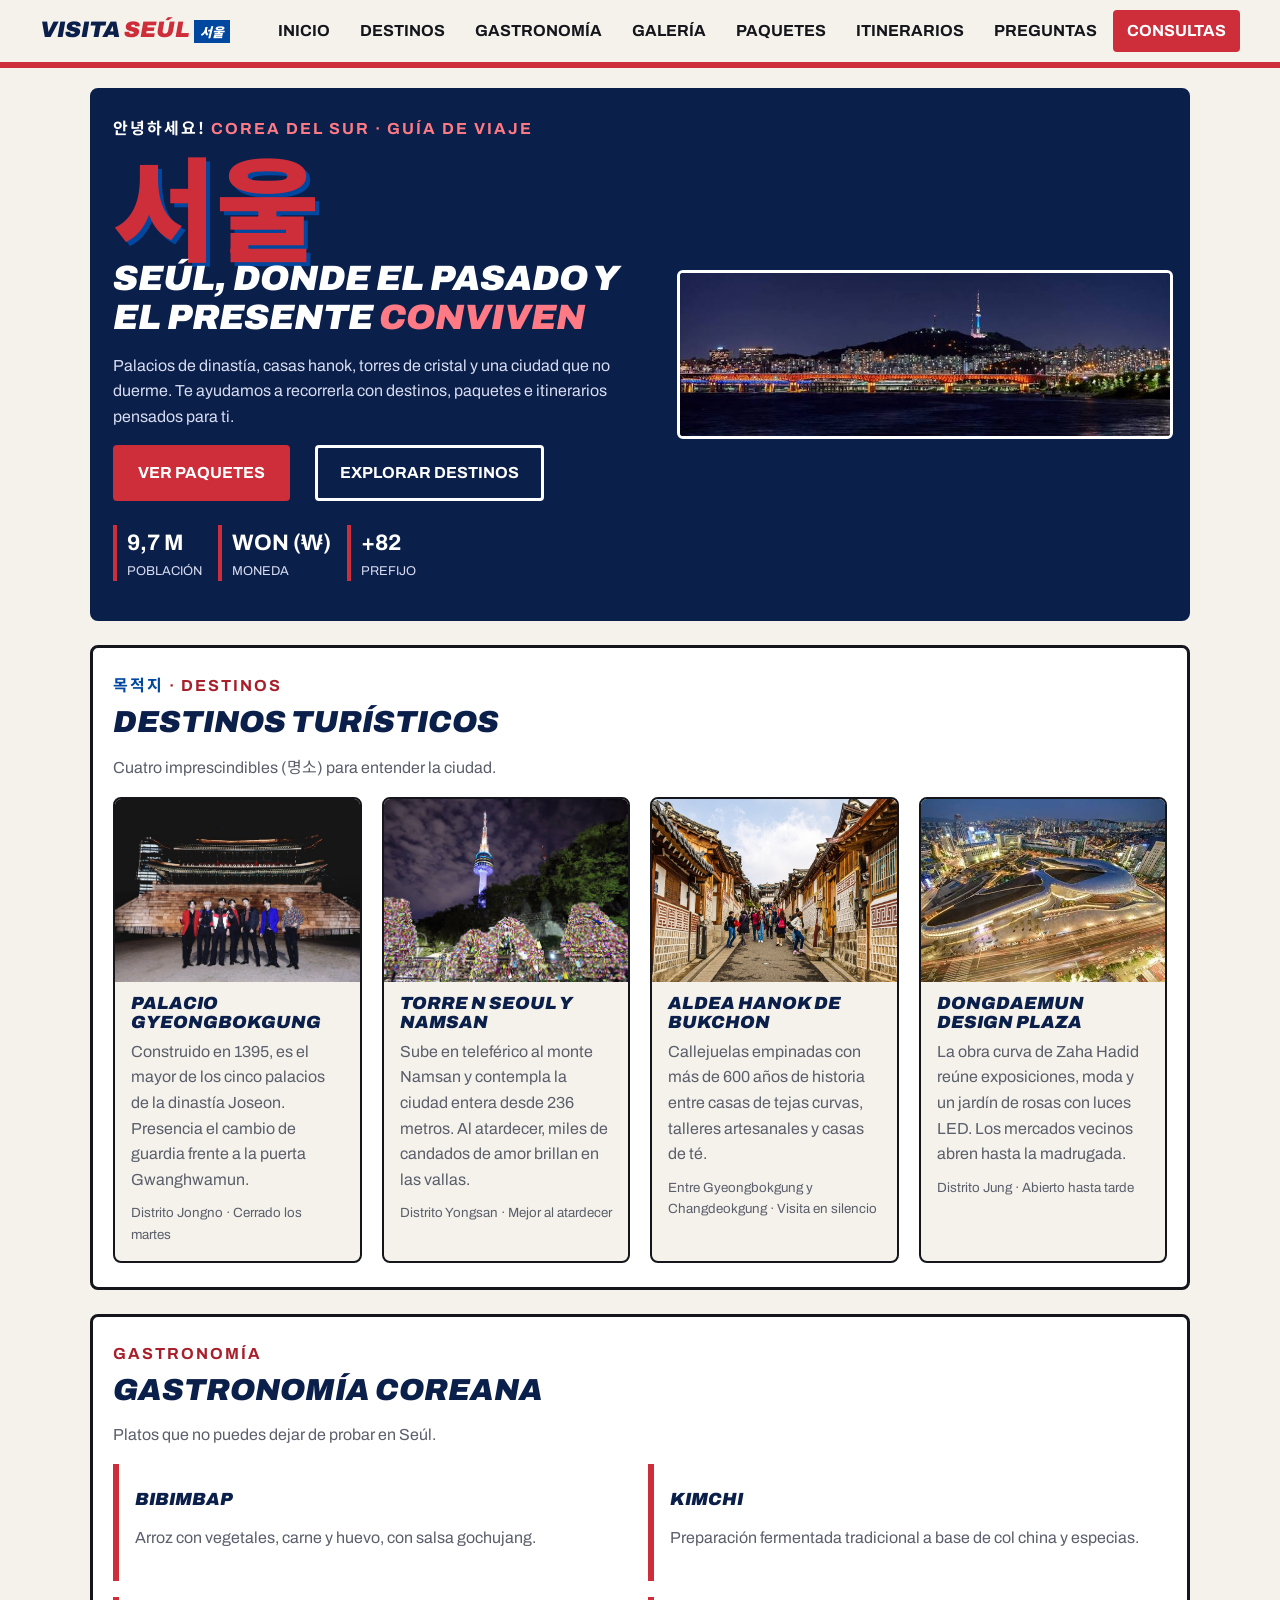
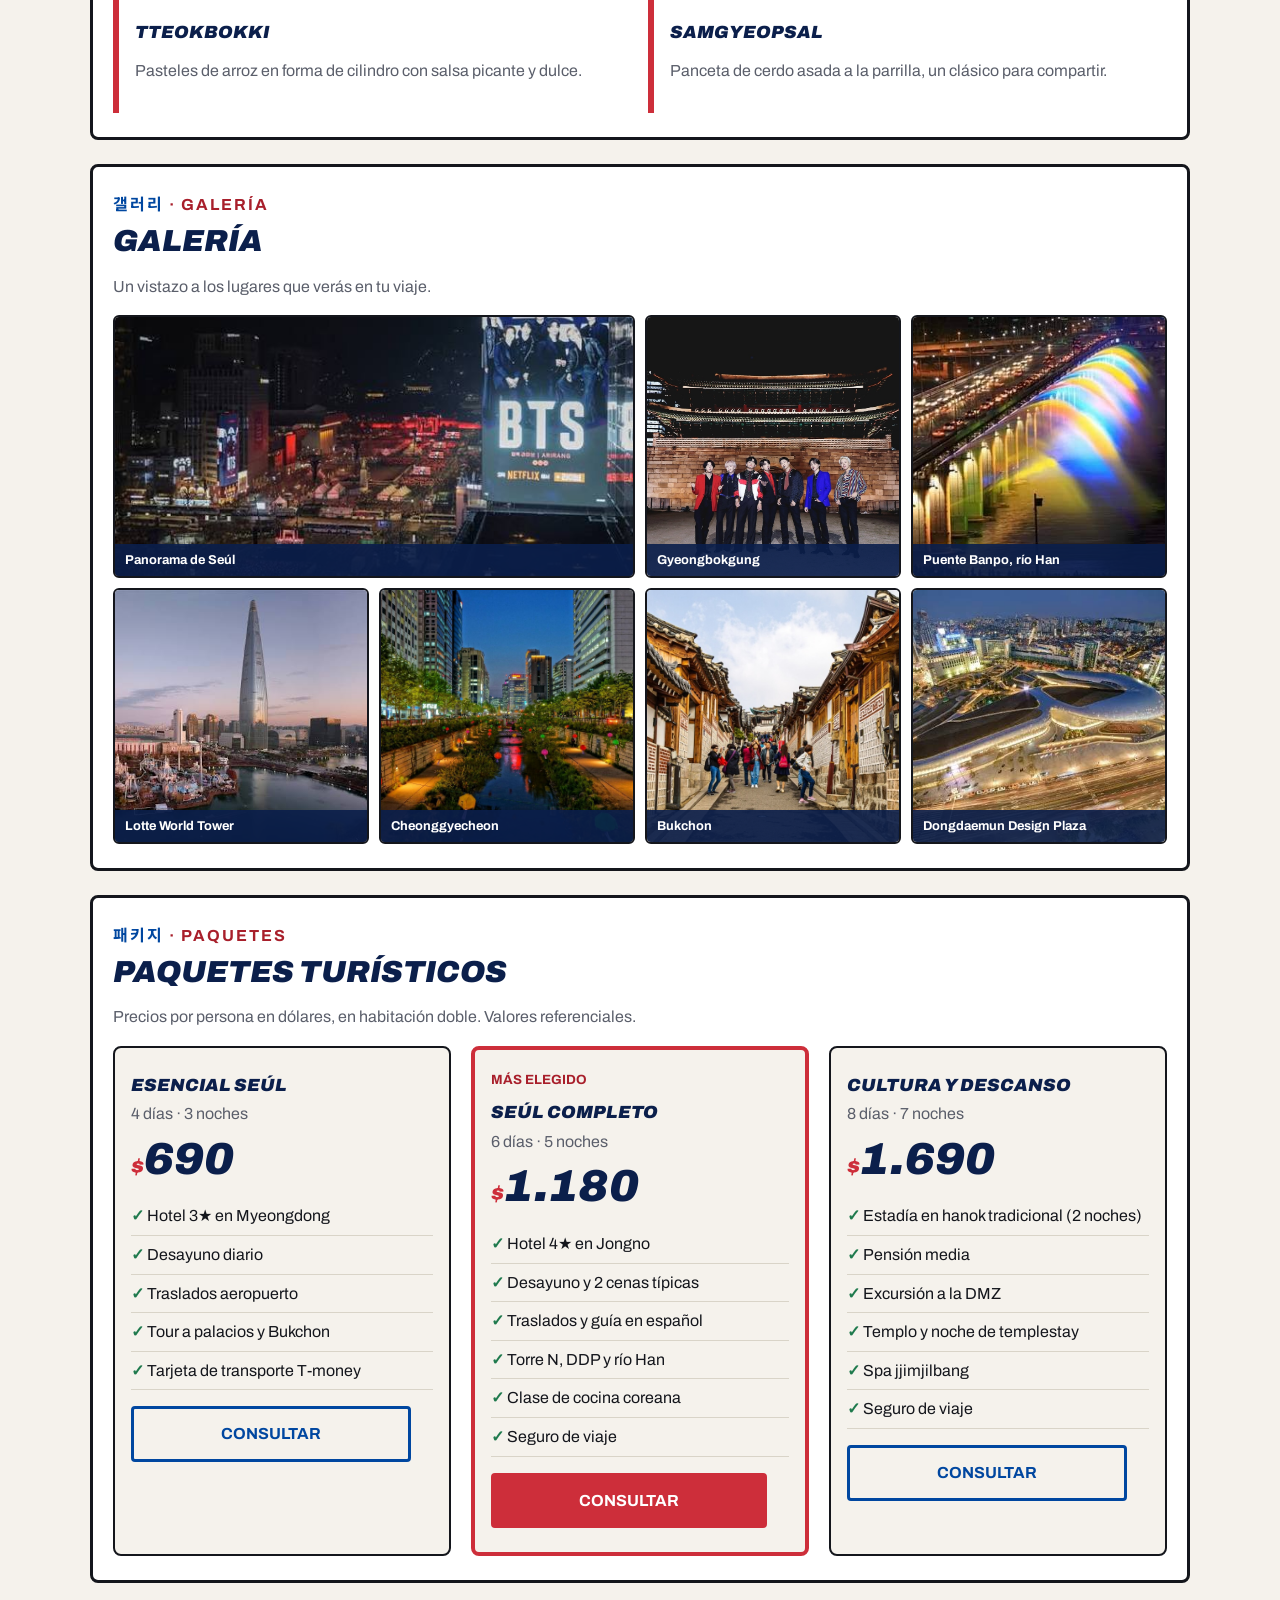
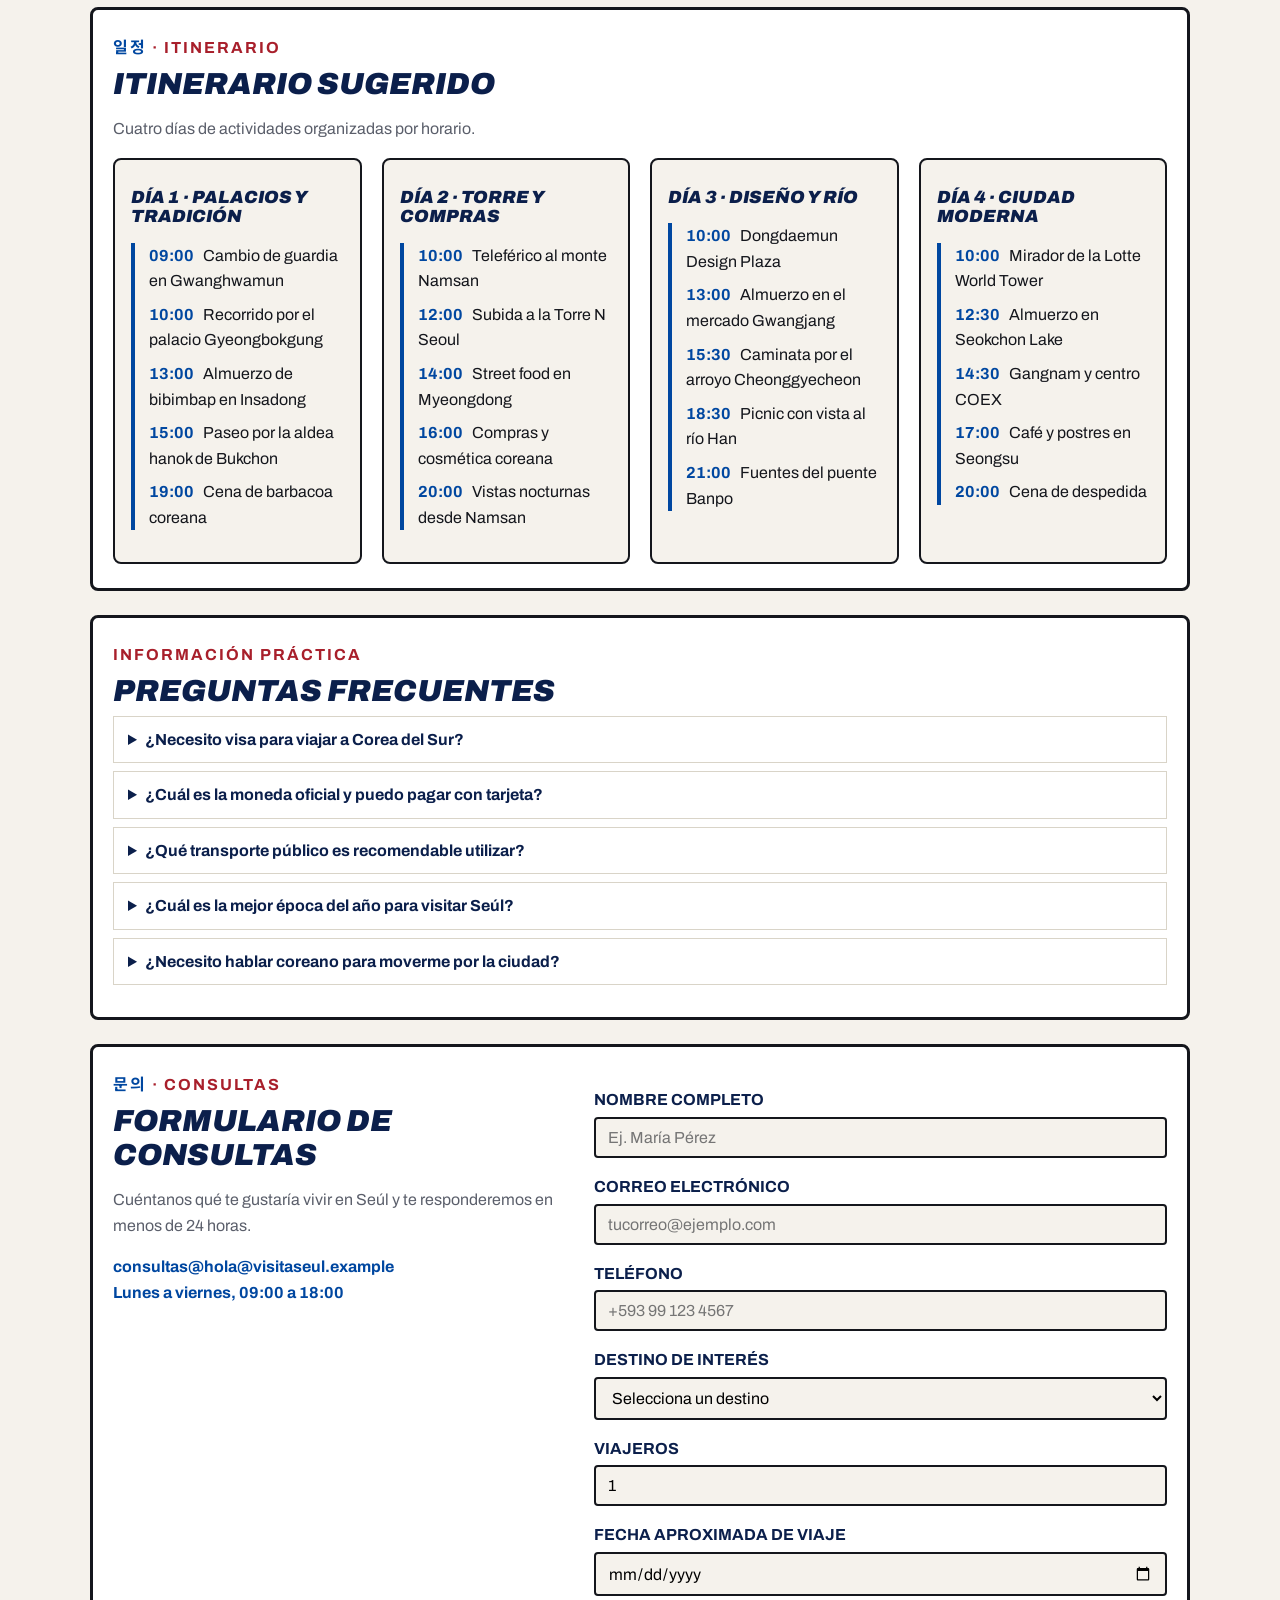
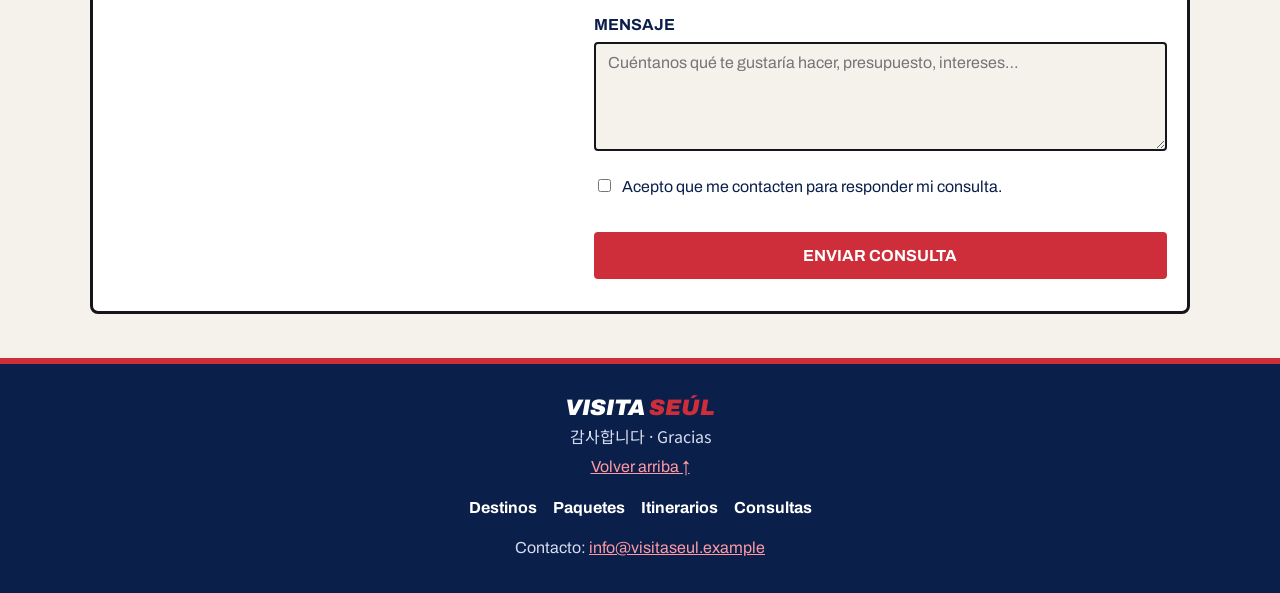
<file: index.html>
<!DOCTYPE html>
<html lang="es">

<head>
    <meta charset="UTF-8">
    <meta name="viewport" content="width=device-width, initial-scale=1.0">
    <title>Visita Seúl | Guía turística de Seúl, Corea del Sur</title>
    <link rel="preconnect" href="https://fonts.googleapis.com">
    <link rel="preconnect" href="https://fonts.gstatic.com" crossorigin>
    <link
        href="https://fonts.googleapis.com/css2?family=Archivo:ital,wght@0,400;0,500;0,700;0,900;1,900&family=Noto+Sans+KR:wght@500;700;900&display=swap"
        rel="stylesheet">
    <link rel="stylesheet" href="css/styles.css">
    <link rel="icon" type="image/seulLogo.png" href="img/seulLogo.png">
</head>

<body>

    <header>
        <a class="brand" href="#inicio">Visita <em>Seúl</em> <span lang="ko" class="ko-mini">서울</span></a>
        <nav>
            <ul>
                <li><a href="#inicio">Inicio</a></li>
                <li><a href="#destinos">Destinos</a></li>
                <li><a href="#gastronomia">Gastronomía</a></li>
                <li><a href="#galeria">Galería</a></li>
                <li><a href="#paquetes">Paquetes</a></li>
                <li><a href="#itinerarios">Itinerarios</a></li>
                <li><a href="#faq">Preguntas</a></li>
                <li><a href="#consultas" class="cta">Consultas</a></li>
            </ul>
        </nav>
    </header>

    <main>

        <section id="inicio">
            <div>
                <p class="eyebrow"><span lang="ko">안녕하세요!</span> Corea del Sur · Guía de viaje</p>
                <p class="hangul" lang="ko" aria-hidden="true">서울</p>
                <h1>Seúl, donde el pasado y el presente <em>conviven</em></h1>
                <p>
                    Palacios de dinastía, casas hanok, torres de cristal y una ciudad que no duerme. Te ayudamos a
                    recorrerla con destinos, paquetes e itinerarios pensados para ti.
                </p>
                <p>
                    <a class="boton" href="#paquetes">Ver paquetes</a>
                    <a class="boton claro" href="#destinos">Explorar destinos</a>
                </p>
                <ul class="datos">
                    <li><strong>9,7 M</strong> Población</li>
                    <li><strong>Won (₩)</strong> Moneda</li>
                    <li><strong>+82</strong> Prefijo</li>
                </ul>
            </div>
            <img src="img/seul.jpg" alt="Ilustración de Seúl con la Torre N, un palacio y rascacielos" width="1200"
                height="600">
        </section>

        <section id="destinos">
            <p class="eyebrow"><span lang="ko">목적지</span> · Destinos</p>
            <h2>Destinos turísticos</h2>
            <p class="intro">Cuatro imprescindibles (<span lang="ko">명소</span>) para entender la ciudad.</p>
            <div class="grid">
                <article>
                    <img src="img/gyeongbokgung.jpg" alt="Pabellón del palacio Gyeongbokgung con cerezos" width="800"
                        height="600">
                    <h3>Palacio Gyeongbokgung</h3>
                    <p>Construido en 1395, es el mayor de los cinco palacios de la dinastía Joseon. Presencia el
                        cambio de guardia frente a la puerta Gwanghwamun.</p>
                    <small>Distrito Jongno · Cerrado los martes</small>
                </article>
                <article>
                    <img src="img/namsan.jpg" alt="Torre N Seoul sobre el monte Namsan" width="800" height="600">
                    <h3>Torre N Seoul y Namsan</h3>
                    <p>Sube en teleférico al monte Namsan y contempla la ciudad entera desde 236 metros. Al atardecer,
                        miles de candados de amor brillan en las vallas.</p>
                    <small>Distrito Yongsan · Mejor al atardecer</small>
                </article>
                <article>
                    <img src="img/bukchon.jpg" alt="Calle de casas tradicionales hanok en Bukchon" width="800"
                        height="600">
                    <h3>Aldea Hanok de Bukchon</h3>
                    <p>Callejuelas empinadas con más de 600 años de historia entre casas de tejas curvas, talleres
                        artesanales y casas de té.</p>
                    <small>Entre Gyeongbokgung y Changdeokgung · Visita en silencio</small>
                </article>
                <article>
                    <img src="img/ddp.jpg" alt="Dongdaemun Design Plaza iluminado de noche" width="800" height="600">
                    <h3>Dongdaemun Design Plaza</h3>
                    <p>La obra curva de Zaha Hadid reúne exposiciones, moda y un jardín de rosas con luces LED. Los
                        mercados vecinos abren hasta la madrugada.</p>
                    <small>Distrito Jung · Abierto hasta tarde</small>
                </article>
            </div>
        </section>

        <section id="gastronomia">
            <p class="eyebrow">Gastronomía</p>
            <h2>Gastronomía coreana</h2>
            <p class="intro">Platos que no puedes dejar de probar en Seúl.</p>
            <div class="platos">
                <article>
                    <h3>Bibimbap</h3>
                    <p>Arroz con vegetales, carne y huevo, con salsa gochujang.</p>
                </article>
                <article>
                    <h3>Kimchi</h3>
                    <p>Preparación fermentada tradicional a base de col china y especias.</p>
                </article>
                <article>
                    <h3>Tteokbokki</h3>
                    <p>Pasteles de arroz en forma de cilindro con salsa picante y dulce.</p>
                </article>
                <article>
                    <h3>Samgyeopsal</h3>
                    <p>Panceta de cerdo asada a la parrilla, un clásico para compartir.</p>
                </article>
            </div>
        </section>

        <section id="galeria">
            <p class="eyebrow"><span lang="ko">갤러리</span> · Galería</p>
            <h2>Galería</h2>
            <p class="intro">Un vistazo a los lugares que verás en tu viaje.</p>
            <div class="galeria">
                <figure><img src="img/hero.jpg" alt="Panorama ilustrado de Seúl" loading="lazy">
                    <figcaption>Panorama de Seúl</figcaption>
                </figure>
                <figure><img src="img/gyeongbokgung.jpg" alt="Palacio Gyeongbokgung" loading="lazy">
                    <figcaption>Gyeongbokgung</figcaption>
                </figure>
                <figure><img src="img/hangang.jpg" alt="Puente Banpo y río Han al atardecer" loading="lazy">
                    <figcaption>Puente Banpo, río Han</figcaption>
                </figure>
                <figure><img src="img/lotte.jpg" alt="Lotte World Tower" loading="lazy">
                    <figcaption>Lotte World Tower</figcaption>
                </figure>
                <figure><img src="img/cheonggyecheon.jpg" alt="Arroyo Cheonggyecheon con linternas" loading="lazy">
                    <figcaption>Cheonggyecheon</figcaption>
                </figure>
                <figure><img src="img/bukchon.jpg" alt="Casas hanok de Bukchon" loading="lazy">
                    <figcaption>Bukchon</figcaption>
                </figure>
                <figure><img src="img/ddp.jpg" alt="Dongdaemun Design Plaza" loading="lazy">
                    <figcaption>Dongdaemun Design Plaza</figcaption>
                </figure>
            </div>
        </section>

        <section id="paquetes">
            <p class="eyebrow"><span lang="ko">패키지</span> · Paquetes</p>
            <h2>Paquetes turísticos</h2>
            <p class="intro">Precios por persona en dólares, en habitación doble. Valores referenciales.</p>
            <div class="grid paquetes">
                <article>
                    <h3>Esencial Seúl</h3>
                    <p>4 días · 3 noches</p>
                    <p class="precio"><span>$</span>690</p>
                    <ul>
                        <li>Hotel 3★ en Myeongdong</li>
                        <li>Desayuno diario</li>
                        <li>Traslados aeropuerto</li>
                        <li>Tour a palacios y Bukchon</li>
                        <li>Tarjeta de transporte T-money</li>
                    </ul>
                    <a class="boton claro" href="#consultas">Consultar</a>
                </article>
                <article class="destacado">
                    <small>Más elegido</small>
                    <h3>Seúl Completo</h3>
                    <p>6 días · 5 noches</p>
                    <p class="precio"><span>$</span>1.180</p>
                    <ul>
                        <li>Hotel 4★ en Jongno</li>
                        <li>Desayuno y 2 cenas típicas</li>
                        <li>Traslados y guía en español</li>
                        <li>Torre N, DDP y río Han</li>
                        <li>Clase de cocina coreana</li>
                        <li>Seguro de viaje</li>
                    </ul>
                    <a class="boton" href="#consultas">Consultar</a>
                </article>
                <article>
                    <h3>Cultura y Descanso</h3>
                    <p>8 días · 7 noches</p>
                    <p class="precio"><span>$</span>1.690</p>
                    <ul>
                        <li>Estadía en hanok tradicional (2 noches)</li>
                        <li>Pensión media</li>
                        <li>Excursión a la DMZ</li>
                        <li>Templo y noche de templestay</li>
                        <li>Spa jjimjilbang</li>
                        <li>Seguro de viaje</li>
                    </ul>
                    <a class="boton claro" href="#consultas">Consultar</a>
                </article>
            </div>
        </section>

        <section id="itinerarios">
            <p class="eyebrow"><span lang="ko">일정</span> · Itinerario</p>
            <h2>Itinerario sugerido</h2>
            <p class="intro">Cuatro días de actividades organizadas por horario.</p>
            <div class="grid dias">
                <article>
                    <h3>Día 1 · Palacios y tradición</h3>
                    <ol>
                        <li><strong>09:00</strong> Cambio de guardia en Gwanghwamun</li>
                        <li><strong>10:00</strong> Recorrido por el palacio Gyeongbokgung</li>
                        <li><strong>13:00</strong> Almuerzo de bibimbap en Insadong</li>
                        <li><strong>15:00</strong> Paseo por la aldea hanok de Bukchon</li>
                        <li><strong>19:00</strong> Cena de barbacoa coreana</li>
                    </ol>
                </article>
                <article>
                    <h3>Día 2 · Torre y compras</h3>
                    <ol>
                        <li><strong>10:00</strong> Teleférico al monte Namsan</li>
                        <li><strong>12:00</strong> Subida a la Torre N Seoul</li>
                        <li><strong>14:00</strong> Street food en Myeongdong</li>
                        <li><strong>16:00</strong> Compras y cosmética coreana</li>
                        <li><strong>20:00</strong> Vistas nocturnas desde Namsan</li>
                    </ol>
                </article>
                <article>
                    <h3>Día 3 · Diseño y río</h3>
                    <ol>
                        <li><strong>10:00</strong> Dongdaemun Design Plaza</li>
                        <li><strong>13:00</strong> Almuerzo en el mercado Gwangjang</li>
                        <li><strong>15:30</strong> Caminata por el arroyo Cheonggyecheon</li>
                        <li><strong>18:30</strong> Picnic con vista al río Han</li>
                        <li><strong>21:00</strong> Fuentes del puente Banpo</li>
                    </ol>
                </article>
                <article>
                    <h3>Día 4 · Ciudad moderna</h3>
                    <ol>
                        <li><strong>10:00</strong> Mirador de la Lotte World Tower</li>
                        <li><strong>12:30</strong> Almuerzo en Seokchon Lake</li>
                        <li><strong>14:30</strong> Gangnam y centro COEX</li>
                        <li><strong>17:00</strong> Café y postres en Seongsu</li>
                        <li><strong>20:00</strong> Cena de despedida</li>
                    </ol>
                </article>
            </div>
        </section>

        <section id="faq">
            <p class="eyebrow">Información práctica</p>
            <h2>Preguntas frecuentes</h2>
            <details>
                <summary>¿Necesito visa para viajar a Corea del Sur?</summary>
                <p>Depende de tu nacionalidad. Consulta a la embajada antes de viajar.</p>
            </details>
            <!-- 4 preguntas más con la misma estructura -->
            <details>
                <summary>¿Cuál es la moneda oficial y puedo pagar con tarjeta?</summary>
                <p>El won surcoreano (KRW). Las tarjetas son aceptadas en casi todos lados, pero es útil llevar efectivo para pequeños comercios.</p>
            </details>
            <details>
                <summary>¿Qué transporte público es recomendable utilizar?</summary>
                <p>La tarjeta recargable T-money es ideal para metro, autobuses y tiendas de conveniencia.</p>
            </details>
            <details>
                <summary>¿Cuál es la mejor época del año para visitar Seúl?</summary>
                <p>Primavera (marzo a mayo) y otoño (septiembre a noviembre) por su clima agradable.</p>
            </details>
            <details>
                <summary>¿Necesito hablar coreano para moverme por la ciudad?</summary>
                <p>No es estrictamente necesario, ya que la señalización principal está en inglés y coreano, y las aplicaciones de traducción funcionan muy bien.</p>
            </details>
        </section>


        <section id="consultas">
            <div>
                <p class="eyebrow"><span lang="ko">문의</span> · Consultas</p>
                <h2>Formulario de consultas</h2>
                <p>Cuéntanos qué te gustaría vivir en Seúl y te responderemos en menos de 24 horas.</p>
                <address>
                    consultas@hola@visitaseul.example<br>
                    Lunes a viernes, 09:00 a 18:00
                </address>
            </div>
            <form action="gracias.html" method="get">
                <p>
                    <label for="nombre">Nombre completo</label>
                    <input type="text" id="nombre" name="nombre" required minlength="3" maxlength="60"
                        autocomplete="name" placeholder="Ej. María Pérez">
                </p>
                <p>
                    <label for="email">Correo electrónico</label>
                    <input type="email" id="email" name="email" required autocomplete="email"
                        placeholder="tucorreo@ejemplo.com">
                </p>
                <p>
                    <label for="telefono">Teléfono</label>
                    <input type="tel" id="telefono" name="telefono" required pattern="[0-9+ ]{7,15}"
                        title="Solo números, espacios o +, entre 7 y 15 caracteres" autocomplete="tel"
                        placeholder="+593 99 123 4567">
                </p>
                <p>
                    <label for="destino">Destino de interés</label>
                    <select id="destino" name="destino" required>
                        <option value="" selected disabled>Selecciona un destino</option>
                        <option>Palacio Gyeongbokgung</option>
                        <option>Torre N Seoul y Namsan</option>
                        <option>Aldea Hanok de Bukchon</option>
                        <option>Dongdaemun Design Plaza</option>
                        <option>Varios destinos</option>
                    </select>
                </p>
                <p>
                    <label for="viajeros">Viajeros</label>
                    <input type="number" id="viajeros" name="viajeros" min="1" max="12" value="1" required>
                </p>
                <p>
                    <label for="fecha">Fecha aproximada de viaje</label>
                    <input type="date" id="fecha" name="fecha">
                </p>
                <p>
                    <label for="mensaje">Mensaje</label>
                    <textarea id="mensaje" name="mensaje" rows="5" minlength="10" maxlength="500" required
                        placeholder="Cuéntanos qué te gustaría hacer, presupuesto, intereses…"></textarea>
                </p>
                <p>
                    <input type="checkbox" id="acepto" name="acepto" required>
                    <label for="acepto" class="opcion">Acepto que me contacten para responder mi consulta.</label>
                </p>
                <button type="submit">Enviar consulta</button>
            </form>
        </section>

    </main>

    <footer>
        <p class="brand">Visita <em>Seúl</em></p>
        <p lang="ko" class="gracias-ko">감사합니다 · Gracias</p>
        <p><a href="#inicio">Volver arriba ↑</a></p>
        <ul class="footer-links">
            <li><a href="#destinos">Destinos</a></li>
            <li><a href="#paquetes">Paquetes</a></li>
            <li><a href="#itinerarios">Itinerarios</a></li>
            <li><a href="#consultas">Consultas</a></li>
        </ul>

        <p>
            Contacto:
            <a href="mailto:info@visitaseul.example">
                info@visitaseul.example
            </a>
        </p>
        
    </footer>

</body>

</html>
</file>
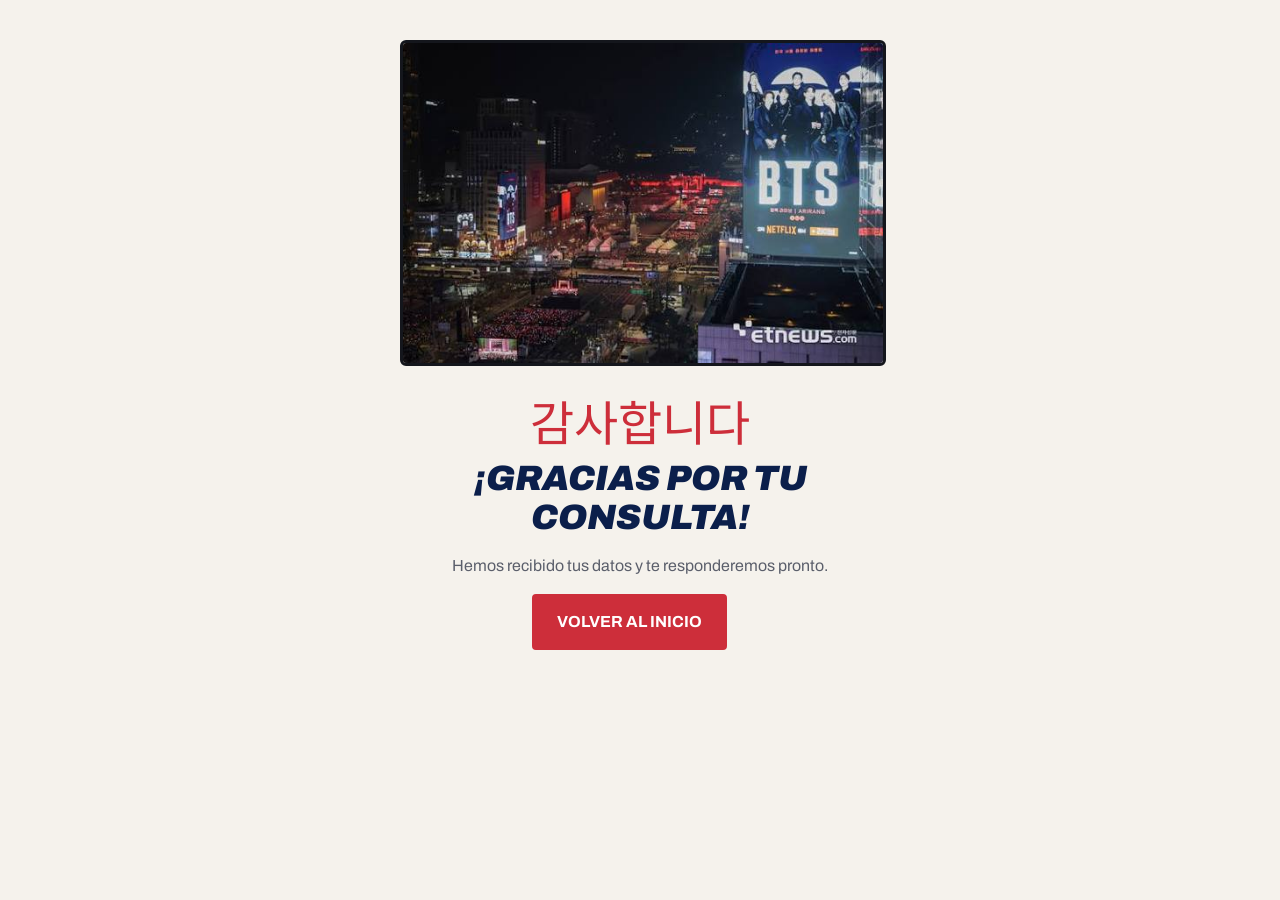
<file: gracias.html>
<!DOCTYPE html>
<html lang="es">

<head>
    <meta charset="UTF-8">
    <meta name="viewport" content="width=device-width, initial-scale=1.0">
    <title>Consulta recibida - Visita Seúl</title>
    <link rel="preconnect" href="https://fonts.googleapis.com">
    <link href="https://fonts.googleapis.com/css2?family=Archivo:ital,wght@0,400;0,700;0,900;1,900&family=Noto+Sans+KR:wght@700;900&display=swap" rel="stylesheet">
    <link rel="stylesheet" href="css/styles.css">
</head>

<body>
    <main class="gracias">
        <img src="img/hero.jpg" alt="Ilustración de Seúl" width="547" height="365">
        <p class="hangul" lang="ko" aria-hidden="true">감사합니다</p>
        <h1>¡Gracias por tu consulta!</h1>
        <p>Hemos recibido tus datos y te responderemos pronto.</p>
        <p><a class="btn" href="index.html">Volver al inicio</a></p>
    </main>
</body>

</html>
</file>
<file: css/styles.css>
body {
    margin: 0;
    background: #f5f2ec;
    color: #14161c;
    font-family: Archivo, Arial, sans-serif;
    line-height: 1.6;
    overflow-wrap: anywhere;
}
[lang="ko"] { font-family: "Noto Sans KR", "Malgun Gothic", sans-serif; }

h1, h2, h3, .brand {
    color: #0b1f4b;
    text-transform: uppercase;
    font-weight: 900;
    font-style: italic;
    line-height: 1.1;
}
h1 { font-size: 2.2rem; margin: 0 0 14px; }
h2 { font-size: 1.9rem; margin: 0 0 8px; }
h3 { font-size: 1.1rem; margin: 12px 0 6px; }
h1 em, .brand em { color: #cd2e3a; }

p, small { color: #5b5f6b; }
img { max-width: 100%; height: auto; display: block; }
ul, ol { padding-left: 20px; }
input, select, textarea, button { font-family: inherit; font-size: 1rem; }

header {
    background: #f5f2ec;
    border-bottom: 6px solid #cd2e3a;
    padding: 10px 16px;
    text-align: center;
}
.brand { font-size: 1.4rem; text-decoration: none; }
.ko-mini { background: #0047a0; color: white; font-size: 0.8rem; padding: 2px 6px; }

nav ul { list-style: none; margin: 6px 0 0; padding: 0; display: flex; flex-wrap: wrap; justify-content: center; gap: 2px; }
nav a {
    display: block;
    padding: 6px 10px;
    border-radius: 4px;
    color: #14161c;
    font-size: 0.8rem;
    font-weight: 700;
    text-transform: uppercase;
    text-decoration: none;
}
nav a:hover { background: #0b1f4b; color: white; }
nav .cta { background: #cd2e3a; color: white; }

main { max-width: 1100px; margin: 0 auto; padding: 20px 16px; }
main > section {
    background: white;
    border: 3px solid #14161c;
    border-radius: 8px;
    padding: 24px 20px;
    margin-bottom: 24px;
}

.eyebrow { margin: 0 0 6px; color: #a81f2b; font-weight: 700; letter-spacing: 2px; text-transform: uppercase; }
.eyebrow span { color: #0047a0; }

#inicio { display: grid; gap: 24px; background: #0b1f4b; border-color: #0b1f4b; }
#inicio h1, #inicio .eyebrow span { color: white; }
#inicio p { color: #d7dcf0; }
#inicio em, #inicio .eyebrow { color: #ff7a84; }
#inicio img { border: 3px solid white; border-radius: 6px; }

#inicio .hangul {
    margin: 0;
    color: #cd2e3a;
    font-size: 5rem;
    font-weight: 900;
    line-height: 1;
    text-shadow: 4px 4px 0 #0047a0;
}

.boton, .btn, button {
    display: inline-block;
    padding: 12px 22px;
    margin-right: 22px;
    margin-bottom: 8px;
    background: #cd2e3a;
    border: 3px solid #cd2e3a;
    border-radius: 4px;
    color: white;
    font-weight: 700;
    text-transform: uppercase;
    text-decoration: none;
    cursor: pointer;
}
.boton:hover, button:hover { background: #a81f2b; border-color: #a81f2b; }
.boton.claro { background: transparent; border-color: #0047a0; color: #0047a0; }
#inicio .boton.claro { border-color: white; color: white; }

.datos { list-style: none; padding: 0; display: flex; flex-wrap: wrap; gap: 16px; font-size: 0.8rem; text-transform: uppercase; color: #d7dcf0; }
.datos li { border-left: 4px solid #cd2e3a; padding-left: 10px; }
.datos strong { display: block; font-size: 1.4rem; color: white; }

.grid, .galeria { display: grid; grid-template-columns: 1fr; gap: 20px; }
.grid article {
    background: #f5f2ec;
    border: 2px solid #14161c;
    border-radius: 8px;
    padding: 16px;
}
.grid article p { margin: 0 0 10px; }

#destinos article { padding: 0; overflow: hidden; }
#destinos article > *:not(img) { margin-left: 16px; margin-right: 16px; }
#destinos small { display: block; padding-bottom: 16px; }
#destinos img { width: 100%; aspect-ratio: 4 / 3; object-fit: cover; }

.galeria { grid-template-columns: 1fr 1fr; gap: 10px; }
.galeria figure { position: relative; margin: 0; border: 2px solid #14161c; border-radius: 6px; overflow: hidden; }
.galeria img { width: 100%; height: 100%; aspect-ratio: 1; object-fit: cover; }
.galeria figure:first-child { grid-column: 1 / 3; }
.galeria figure:first-child img { aspect-ratio: 2 / 1; }
.galeria figcaption {
    position: absolute;
    left: 0;
    right: 0;
    bottom: 0;
    padding: 6px 10px;
    background: rgba(11, 31, 75, 0.9);
    color: white;
    font-size: 0.8rem;
    font-weight: 700;
}

.paquetes .destacado { border: 4px solid #cd2e3a; }
.paquetes small { color: #a81f2b; font-weight: 700; text-transform: uppercase; }
.precio { color: #0b1f4b !important; font-size: 2.8rem; font-weight: 900; font-style: italic; line-height: 1; }
.precio span { color: #cd2e3a; font-size: 1.3rem; }
.paquetes ul { list-style: none; padding: 0; }
.paquetes li { padding: 6px 0; border-bottom: 1px solid #d9d4c8; }
.paquetes li::before { content: "✓ "; color: #1f7a4d; font-weight: 700; }
.paquetes .boton { display: block; text-align: center; margin-top: 16px; }

.dias ol { list-style: none; padding: 0 0 0 14px; border-left: 4px solid #0047a0; }
.dias li { margin-bottom: 8px; }
.dias strong { color: #0047a0; margin-right: 6px; }

address { font-style: normal; color: #0047a0; font-weight: 700; margin-bottom: 20px; }
label { display: block; margin-top: 12px; color: #0b1f4b; font-weight: 700; text-transform: uppercase; }
label.opcion { display: inline; text-transform: none; font-weight: 400; }
input, select, textarea {
    width: 100%;
    box-sizing: border-box;
    margin-top: 4px;
    padding: 10px 12px;
    background: #f5f2ec;
    border: 2px solid #14161c;
    border-radius: 4px;
}
input:focus, select:focus, textarea:focus { border-color: #0047a0; background: white; outline: none; }
input[type="checkbox"] { width: auto; margin-right: 8px; }
button { width: 100%; margin-top: 16px; }

footer { background: #0b1f4b; border-top: 6px solid #cd2e3a; padding: 28px 16px; text-align: center; }
footer p { color: #d7dcf0; margin: 4px 0; }
footer .brand { color: white; }
footer a { color: #ff9aa2; }

.footer-links {
    list-style: none;
    padding: 0;
    margin: 15px 0;
    display: flex;
    justify-content: center;
    flex-wrap: wrap;
    gap: 16px;
}

.footer-links a {
    color: #ffffff;
    font-weight: 700;
    text-decoration: none;
}

.footer-links a:hover {
    color: #ff9aa2;
    text-decoration: underline;
}

footer a:hover {
    color: white;
}

.gracias { max-width: 480px; margin: 0 auto; padding: 40px 20px; text-align: center; }
.gracias img { border: 3px solid #14161c; border-radius: 6px; margin: 0 auto 16px; }
.gracias .hangul { color: #cd2e3a; font-size: 3rem; margin: 0; }

/* ===== Preguntas frecuentes (Mario) ===== */
#faq details { background: #fff; border: 1px solid #d9d4c8; margin-bottom: 8px; padding: 10px 14px; }
#faq summary { cursor: pointer; font-weight: 700; color: #0b1f4b; }
#faq details [open] summary { color: #cd2e3a; }

@media (min-width: 700px) {
    .grid { grid-template-columns: 1fr 1fr; }
    .galeria { grid-template-columns: repeat(3, 1fr); }
    .galeria figure:first-child { grid-column: 1 / 4; }
}

@media (min-width: 1000px) {
    header { position: sticky; top: 0; z-index: 10; display: flex; justify-content: space-between; align-items: center; padding: 10px 40px; }
    nav ul { margin: 0; }
    nav a { padding: 8px 14px; font-size: 1rem; }
    #inicio { grid-template-columns: 1.1fr 1fr; align-items: center; }
    #inicio .hangul { font-size: 7rem; }
    .grid { grid-template-columns: repeat(4, 1fr); }
    .grid.paquetes { grid-template-columns: repeat(3, 1fr); }
    .galeria { grid-template-columns: repeat(4, 1fr); }
    .galeria figure:first-child { grid-column: 1 / 3; }
    #consultas { display: grid; grid-template-columns: 1fr 1.3fr; gap: 40px; align-items: start; }
}

.platos { display: grid; gap: 16px; grid-template-columns: 1fr; }
.platos article { background: #fff; border-left: 6px solid #cd2e3a; padding: 14px 16px; }
@media (min-width: 700px) {
  .platos { grid-template-columns: repeat(2, 1fr); }
}
</file>
